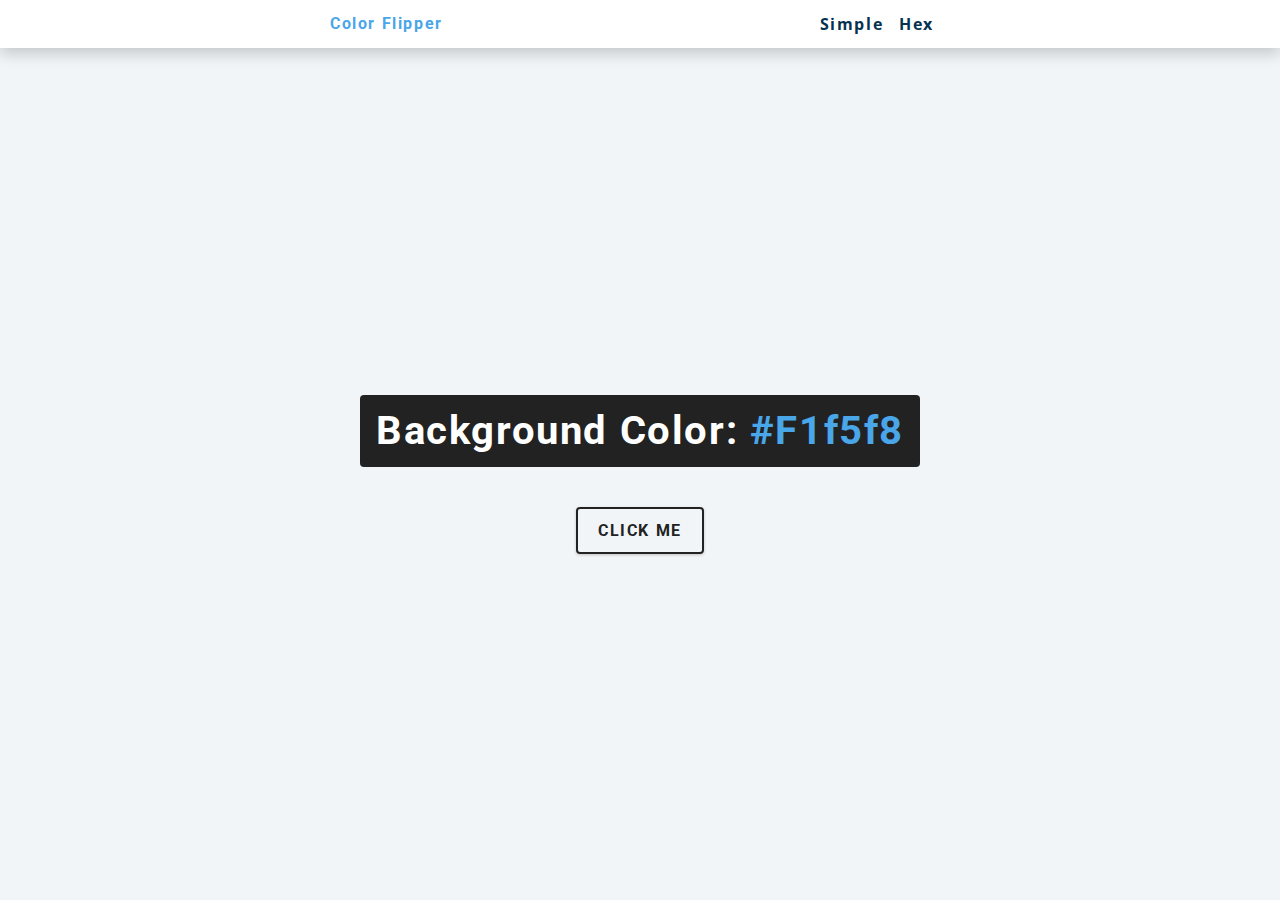
<file: 01 Color Flipper/index.html>
<!DOCTYPE html>
<html lang="en">

<head>
    <meta charset="UTF-8" />
    <meta name="viewport" content="width=device-width, initial-scale=1.0" />
    <title>Color Flipper || Simple</title>

    <!-- styles -->
    <link rel="stylesheet" href="styles.css" />
</head>

<body>
    <nav>
        <div class="nav-center">
            <h4>Color Flipper</h4>
            <ul class="nav-links">
                <li>
                    <a href="index.html">Simple</a>
                </li>
                <li>
                    <a href="hex.html">Hex</a>
                </li>
            </ul>
        </div>
    </nav>
    <main>
        <div class="container">
            <h2>Background color: <span class="color">
                    #f1f5f8
                </span></h2>
            <button class="btn btn-hero" id="btn">Click me</button>
        </div>
    </main>
    <!-- javascript -->
    <script src="app.js"></script>
</body>

</html>
</file>
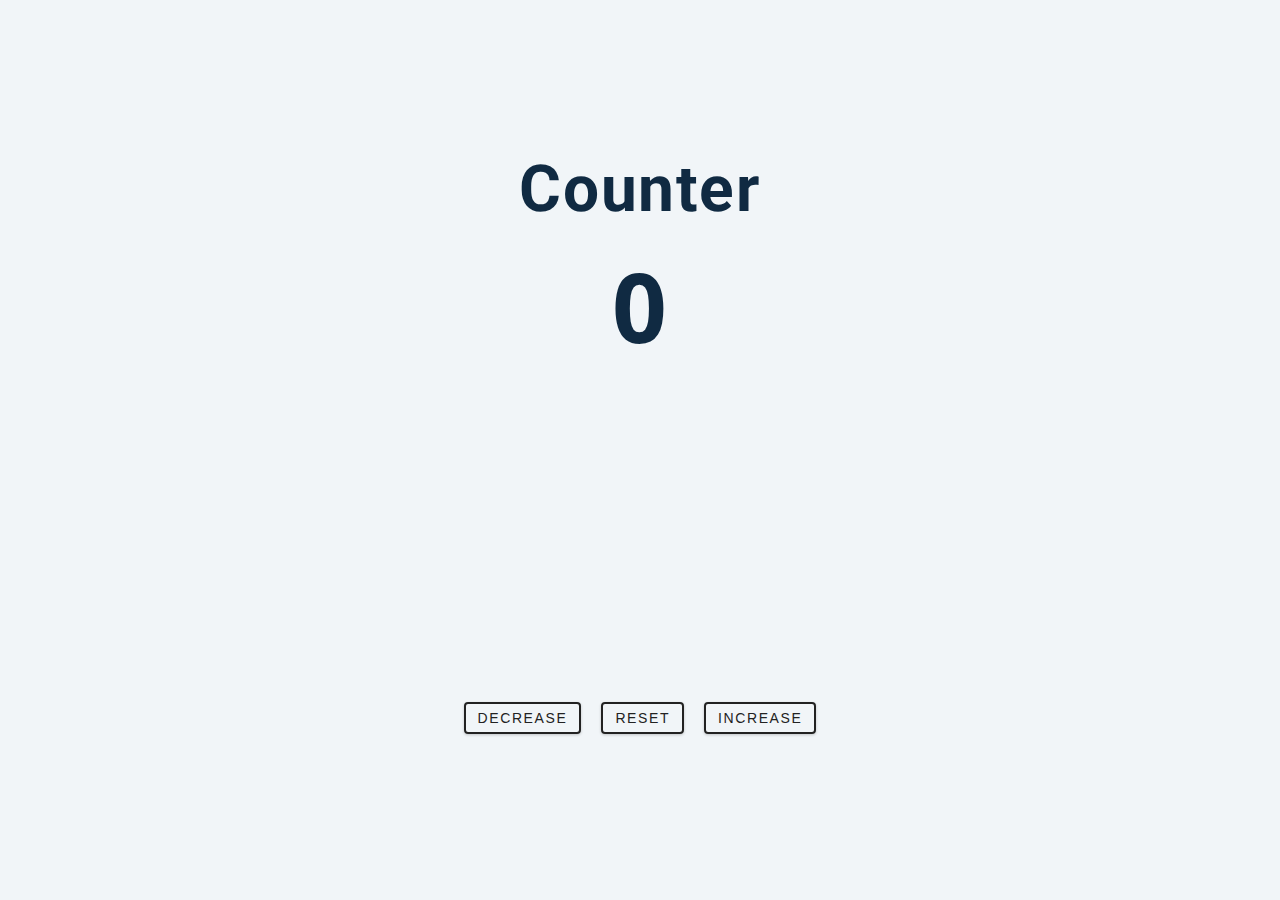
<file: 02 Counter Program/index.html>
<!DOCTYPE html>
<html lang="en">

<head>
    <meta charset="UTF-8" />
    <meta name="viewport" content="width=device-width, initial-scale=1.0" />
    <title>Counter</title>

    <!-- styles -->
    <link rel="stylesheet" href="style.css" />
</head>

<body>
    <main>
        <div class="container">
            <h1>Counter</h1>
            <span id="value">0</span>
        </div>
        <div class="button-container">
            <button class="btn decrease">Decrease</button>
            <button class="btn reset">Reset</button>
            <button class="btn increase">Increase</button>
        </div>
    </main>
    <!-- javascript -->
    <script src="script.js"></script>
</body>

</html>
</file>
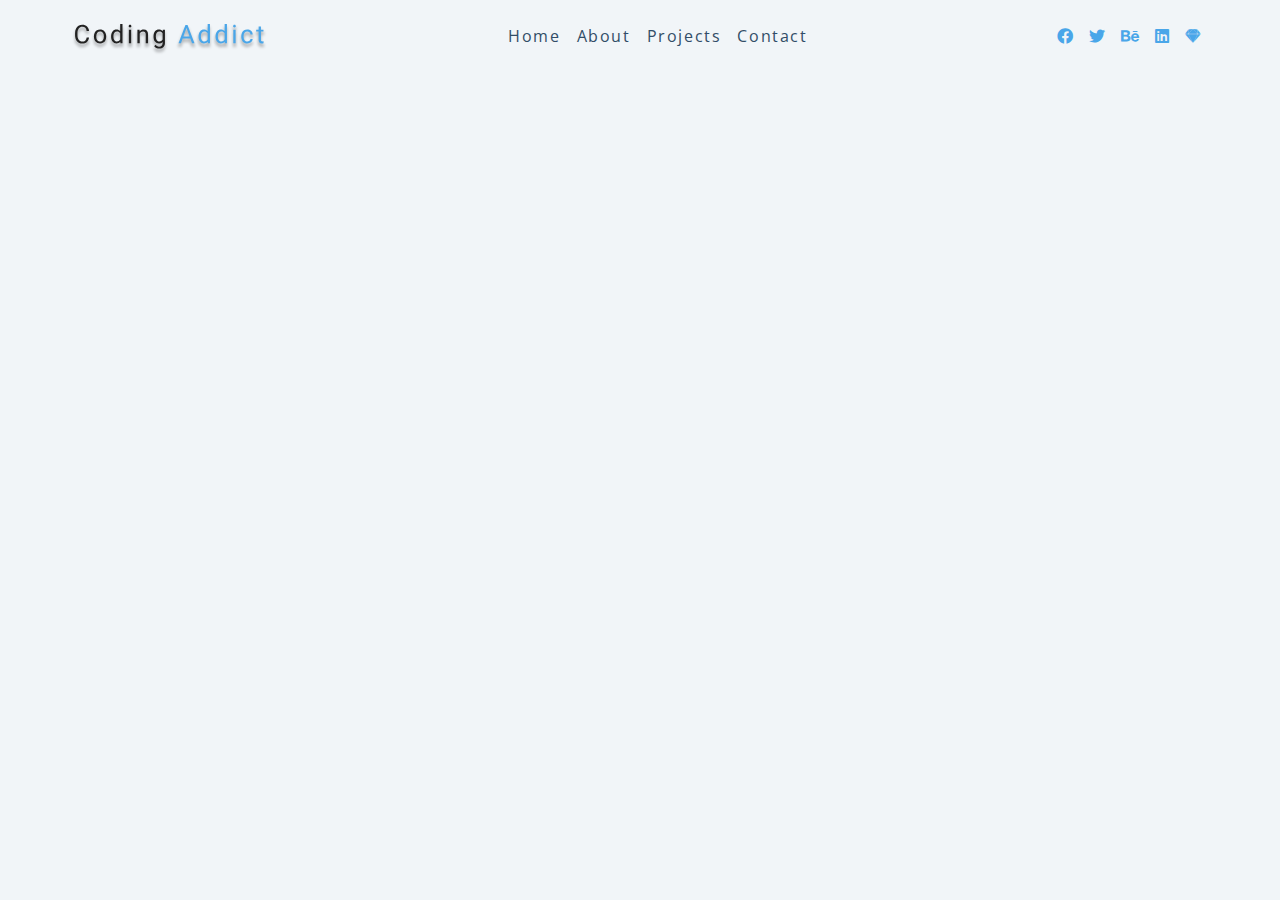
<file: 04 Navbar/index.html>
<!DOCTYPE html>
<html lang="en">

<head>
    <meta charset="UTF-8" />
    <meta name="viewport" content="width=device-width, initial-scale=1.0" />
    <title>Navbar</title>
    <!-- font-awesome -->
    <link rel="stylesheet" href="https://cdnjs.cloudflare.com/ajax/libs/font-awesome/5.14.0/css/all.min.css" />

    <!-- styles -->
    <link rel="stylesheet" href="style.css" />
</head>

<body>
    <div class="nav-center">
        <!-- nav header -->
        <div class="nav-header">
            <img src="./logo.svg" class="logo" alt="Logo">
            <button class="nav-toggle">
                <i class="fas fa-bars"></i>
            </button>
        </div>
        <!-- links -->
        <ul class="links">
            <li>
                <a href="index.html">home</a>
            </li>
            <li>
                <a href="about.html">about</a>
            </li>
            <li>
                <a href="projects.html">projects</a>
            </li>
            <li>
                <a href="contact.html">contact</a>
            </li>
        </ul>
        <!-- social media -->
        <ul class="social-icons">
            <li>
                <a href="https://www.twitter.com">
                    <i class="fab fa-facebook"></i>
                </a>
            </li>
            <li>
                <a href="https://www.twitter.com">
                    <i class="fab fa-twitter"></i>
                </a>
            </li>
            <li>
                <a href="https://www.twitter.com">
                    <i class="fab fa-behance"></i>
                </a>
            </li>
            <li>
                <a href="https://www.twitter.com">
                    <i class="fab fa-linkedin"></i>
                </a>
            </li>
            <li>
                <a href="https://www.twitter.com">
                    <i class="fab fa-sketch"></i>
                </a>
            </li>
        </ul>
    </div>
    <!-- javascript -->
    <script src="script.js"></script>
</body>

</html>
</file>
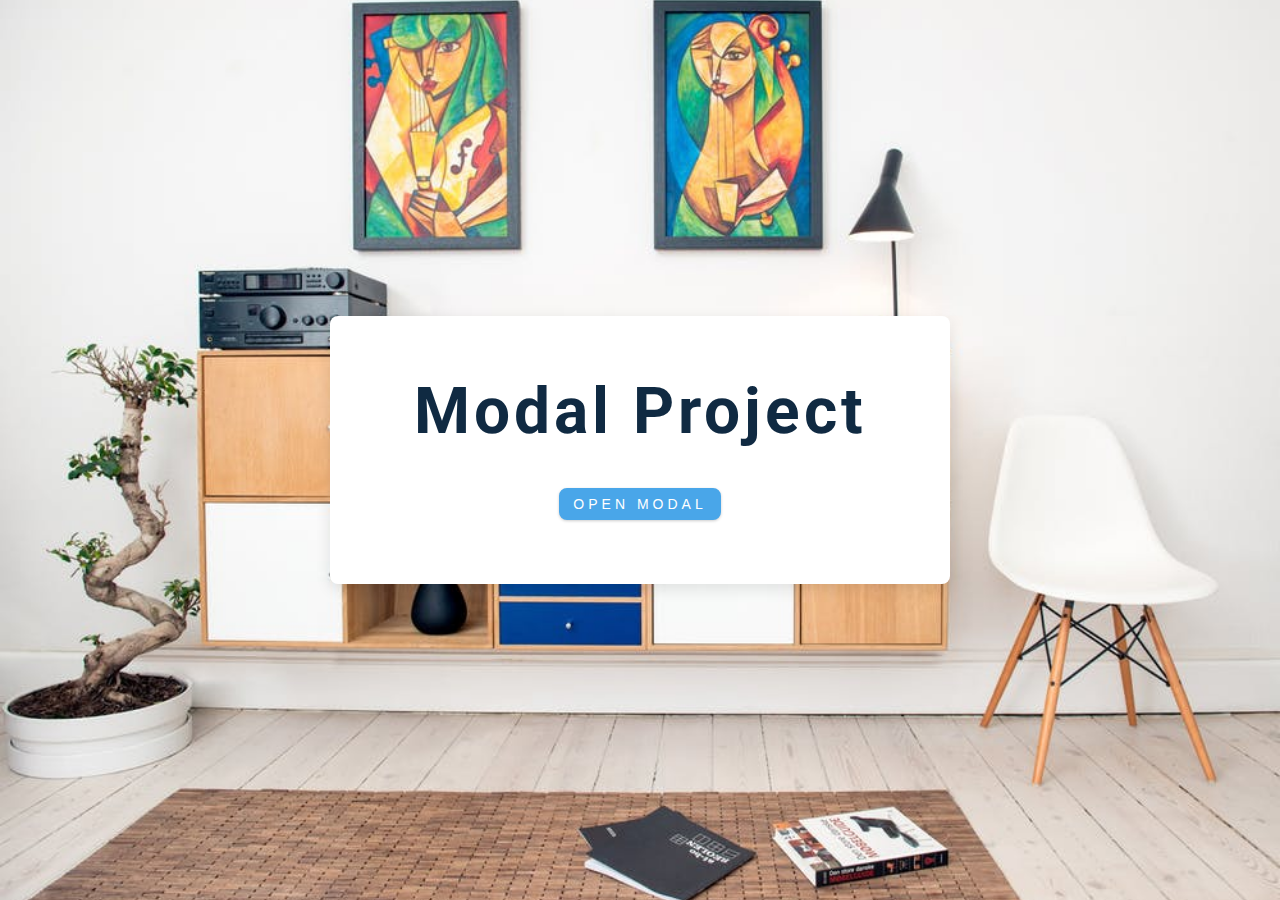
<file: 07 Modal/index.html>
<!DOCTYPE html>
<html lang="en">

<head>
    <meta charset="UTF-8" />
    <meta name="viewport" content="width=device-width, initial-scale=1.0" />
    <title>Modal</title>
    <!-- font-awesome -->
    <link rel="stylesheet" href="https://cdnjs.cloudflare.com/ajax/libs/font-awesome/5.14.0/css/all.min.css" />
    <!-- styles -->
    <link rel="stylesheet" href="style.css" />
</head>

<body>
    <!-- hero -->
    <header class="hero">
        <div class="banner">
            <h1>modal project</h1>
            <button class="btn modal-btn">
                open modal
            </button>
        </div>
    </header>
    <!-- end of hero -->
    <!-- modal -->
    <div class="modal-overlay">
        <div class="modal-container">
            <h3>modal content</h3>
            <button class="close-btn">
                <i class="fas fa-times"></i>
            </button>
        </div>
    </div>
    <!-- javascript -->
    <script src="script.js"></script>
</body>

</html>
</file>
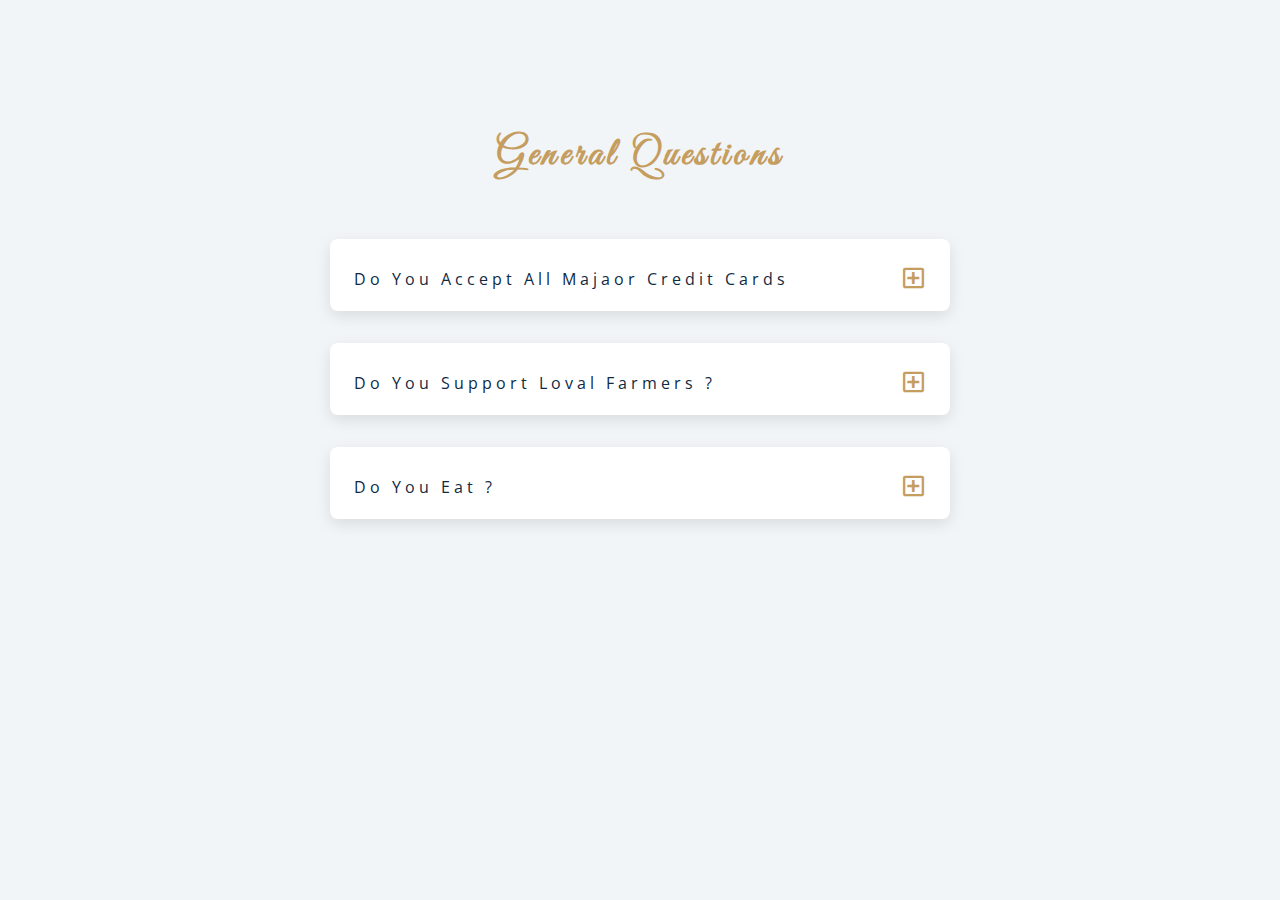
<file: 08 Questions/index.html>
<!DOCTYPE html>
<html lang="en">

<head>
    <meta charset="UTF-8" />
    <meta name="viewport" content="width=device-width, initial-scale=1.0" />
    <title>Q & A</title>
    <!-- font-awesome -->
    <link rel="stylesheet" href="https://cdnjs.cloudflare.com/ajax/libs/font-awesome/5.14.0/css/all.min.css" />
    <!-- extra fonts -->
    <link href="https://fonts.googleapis.com/css?family=Great+Vibes&display=swap" rel="stylesheet" />
    <!-- styles -->
    <link rel="stylesheet" href="style.css" />
</head>

<body>
    <section class="questions">
        <!-- title -->
        <div class="title">
            <h2>General Questions</h2>
        </div>
        <!-- questions -->
        <div class="section-center">
            <!-- single question -->
            <article class="question">
                <div class="question-title">
                    <p>Do you accept all majaor credit cards</p>
                    <button type="button" class="question-btn">
                        <span class="plus-icon">
                            <i class="far fa-plus-square"></i>
                        </span>
                        <span class="minus-icon">
                            <i class="far fa-minus-square"></i>
                        </span>
                    </button>
                </div>
                <!-- question text -->

                <div class="question-text">
                    Lorem ipsum dolor sit amet consectetur adipisicing elit. Alias, hic.
                </div>
            </article>
            <!-- end single questions -->
            <!-- single question -->
            <article class="question">
                <div class="question-title">
                    <p>Do you support Loval farmers ?</p>
                    <button type="button" class="question-btn">
                        <span class="plus-icon">
                            <i class="far fa-plus-square"></i>
                        </span>
                        <span class="minus-icon">
                            <i class="far fa-minus-square"></i>
                        </span>
                    </button>
                </div>
                <!-- question text -->

                <div class="question-text">
                    Lorem ipsum dolor sit amet consectetur adipisicing elit. Alias, hic.
                </div>
            </article>
            <!-- end single questions -->
            <!-- single question -->
            <article class="question">
                <div class="question-title">
                    <p>Do you eat ?</p>
                    <button type="button" class="question-btn">
                        <span class="plus-icon">
                            <i class="far fa-plus-square"></i>
                        </span>
                        <span class="minus-icon">
                            <i class="far fa-minus-square"></i>
                        </span>
                    </button>
                </div>
                <!-- question text -->

                <div class="question-text">
                    Lorem ipsum dolor sit amet consectetur adipisicing elit. Alias, hic.
                </div>
            </article>
            <!-- end single questions -->
        </div>
    </section>
    <!-- javascript -->
    <script src="script.js"></script>
</body>

</html>
</file>
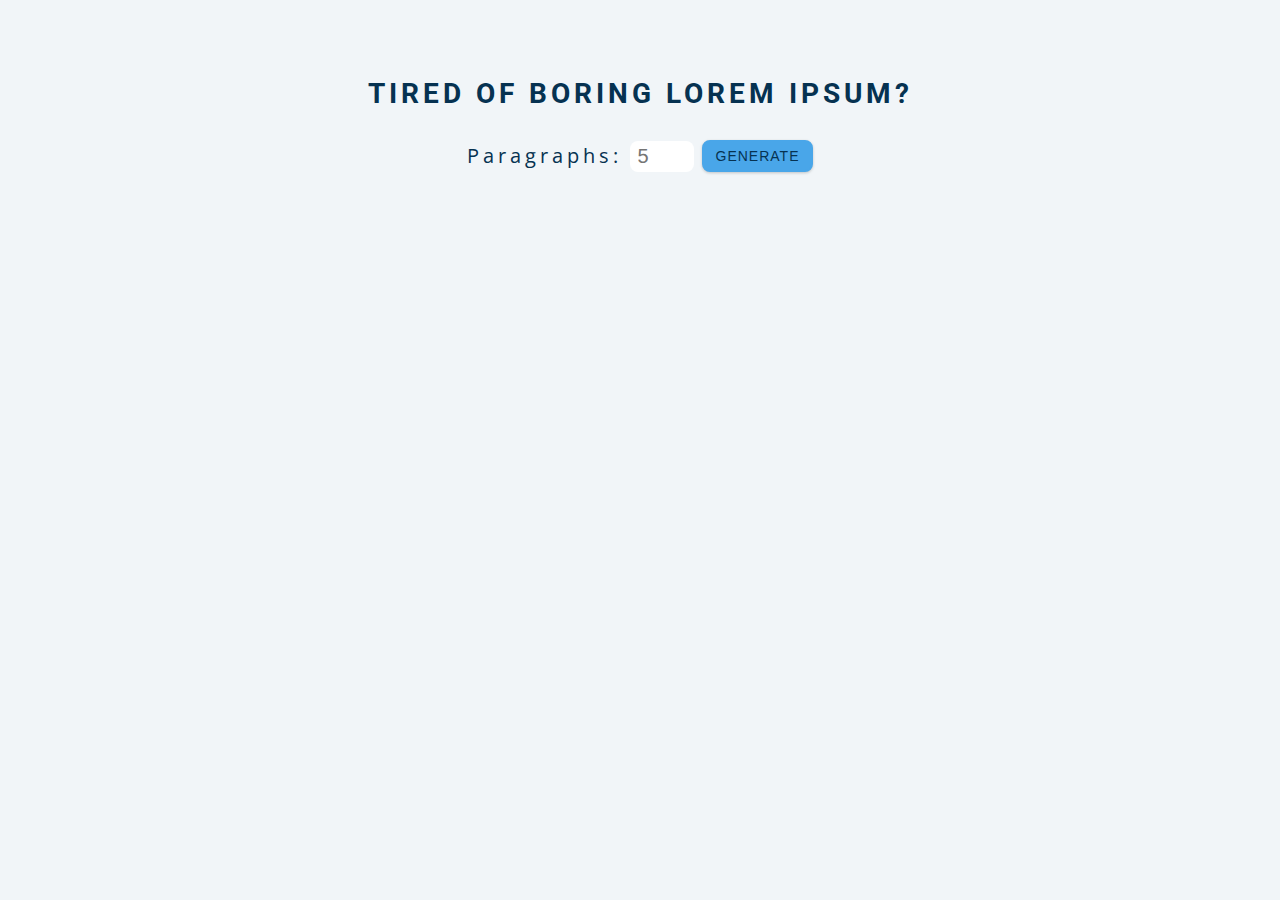
<file: Lorem Ipsum/index.html>
<!DOCTYPE html>
<html lang="en">

<head>
    <meta charset="UTF-8" />
    <meta name="viewport" content="width=device-width, initial-scale=1.0" />
    <title>Lorem Ipsum</title>

    <!-- styles -->
    <link rel="stylesheet" href="style.css" />
</head>

<body>
    <section class="section-center">
        <h3>tired of boring lorem ipsum?</h3>
        <form action="" class="lorem-form">
            <label for="amount">Paragraphs:</label>
            <input type="number" id="amount" name="amount" placeholder="5">
            <button type="submit" class="btn">Generate</button>
        </form>
        <article class="lorem-text"></article>
    </section>
    <!-- javascript -->
    <script src="script.js"></script>
</body>

</html>
</file>
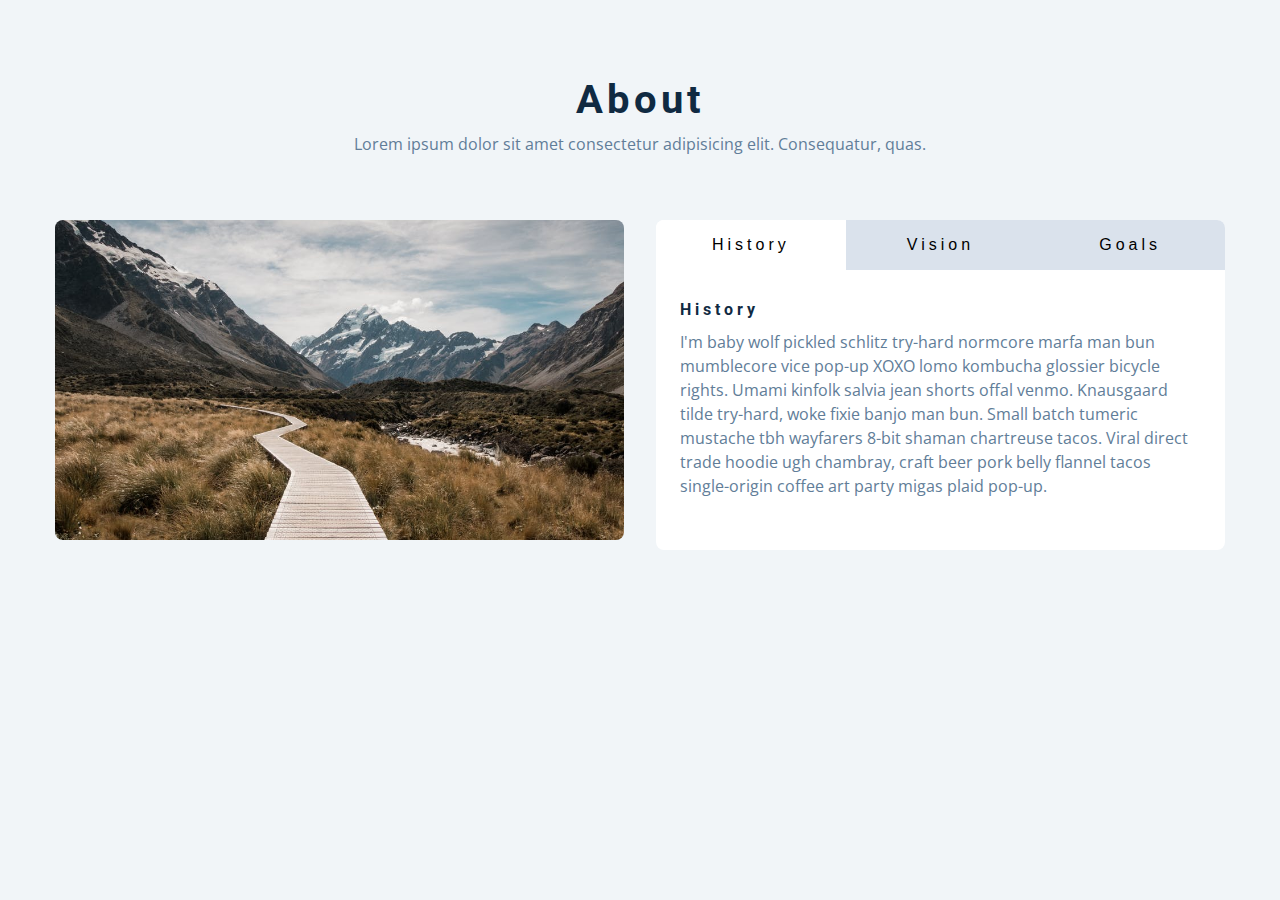
<file: Tabs/index.html>
<!DOCTYPE html>
<html lang="en">

<head>
    <meta charset="UTF-8" />
    <meta name="viewport" content="width=device-width, initial-scale=1.0" />
    <title>Tabs</title>

    <!-- styles -->
    <link rel="stylesheet" href="style.css" />
</head>

<body>
    <section class="section">
        <div class="title">
            <h2>About</h2>
            <p>Lorem ipsum dolor sit amet consectetur adipisicing elit. Consequatur, quas.</p>

        </div>
        <div class="about-center section-center">
            <article class="about-img">
                <img src="./hero-bcg.jpeg" alt="about picture">
            </article>
            <article class="about">
                <!-- btn container -->
                <div class="btn-container">
                    <button class="tab-btn active" data-id="history">History</button>
                    <button class="tab-btn" data-id="vision">Vision</button>
                    <button class="tab-btn" data-id="goals">goals</button>
                </div>
                <article class="about-content">
                    <!-- single item -->
                    <div class="content active" id="history">
                        <h4>History</h4>
                        <!-- history -->
                        <p>
                            I'm baby wolf pickled schlitz try-hard normcore marfa man bun mumblecore vice
                            pop-up XOXO lomo kombucha glossier bicycle rights. Umami kinfolk salvia jean
                            shorts offal venmo. Knausgaard tilde try-hard, woke fixie banjo man bun. Small
                            batch tumeric mustache tbh wayfarers 8-bit shaman chartreuse tacos. Viral
                            direct trade hoodie ugh chambray, craft beer pork belly flannel tacos
                            single-origin coffee art party migas plaid pop-up.
                        </p>
                    </div>
                    <!-- end of single item -->
                    <!-- single item -->
                    <div class="content" id="vision">
                        <h4>Vision</h4>
                        <!-- vision -->
                        <p>
                            Man bun PBR&B keytar copper mug prism, hell of helvetica. Synth crucifix offal
                            deep v hella biodiesel. Church-key listicle polaroid put a bird on it
                            chillwave palo santo enamel pin, tattooed meggings franzen la croix cray.
                            Retro yr aesthetic four loko tbh helvetica air plant, neutra palo santo tofu
                            mumblecore. Hoodie bushwick pour-over jean shorts chartreuse shabby chic. Roof
                            party hammock master cleanse pop-up truffaut, bicycle rights skateboard
                            affogato readymade sustainable deep v live-edge schlitz narwhal.
                        </p>
                        <ul>
                            <li>list item</li>
                            <li>list item</li>
                            <li>list item</li>
                        </ul>
                    </div>
                    <!-- end of single item -->
                    <!-- single item -->
                    <div class="content" id="history">
                        <h4>Goals</h4>
                        <!-- goals -->
                        <p>
                            Chambray authentic truffaut, kickstarter brunch taxidermy vape heirloom four
                            dollar toast raclette shoreditch church-key. Poutine etsy tote bag, cred
                            fingerstache leggings cornhole everyday carry blog gastropub. Brunch biodiesel
                            sartorial mlkshk swag, mixtape hashtag marfa readymade direct trade man braid
                            cold-pressed roof party. Small batch adaptogen coloring book heirloom.
                            Letterpress food truck hammock literally hell of wolf beard adaptogen everyday
                            carry. Dreamcatcher pitchfork yuccie, banh mi salvia venmo photo booth quinoa
                            chicharrones.
                        </p>
                    </div>
                    <!-- end of single item -->
                </article>
            </article>

        </div>
    </section>
    <!-- javascript -->
    <script src="script.js"></script>
</body>

</html>
</file>
<file: 01 Color Flipper/styles.css>
/*
=============== 
Fonts
===============
*/
@import url("https://fonts.googleapis.com/css?family=Open+Sans|Roboto:400,700&display=swap");

/*
=============== 
Variables
===============
*/

:root {
  /* dark shades of primary color*/
  --clr-primary-1: hsl(205, 86%, 17%);
  --clr-primary-2: hsl(205, 77%, 27%);
  --clr-primary-3: hsl(205, 72%, 37%);
  --clr-primary-4: hsl(205, 63%, 48%);
  /* primary/main color */
  --clr-primary-5: hsl(205, 78%, 60%);
  /* lighter shades of primary color */
  --clr-primary-6: hsl(205, 89%, 70%);
  --clr-primary-7: hsl(205, 90%, 76%);
  --clr-primary-8: hsl(205, 86%, 81%);
  --clr-primary-9: hsl(205, 90%, 88%);
  --clr-primary-10: hsl(205, 100%, 96%);
  /* darkest grey - used for headings */
  --clr-grey-1: hsl(209, 61%, 16%);
  --clr-grey-2: hsl(211, 39%, 23%);
  --clr-grey-3: hsl(209, 34%, 30%);
  --clr-grey-4: hsl(209, 28%, 39%);
  /* grey used for paragraphs */
  --clr-grey-5: hsl(210, 22%, 49%);
  --clr-grey-6: hsl(209, 23%, 60%);
  --clr-grey-7: hsl(211, 27%, 70%);
  --clr-grey-8: hsl(210, 31%, 80%);
  --clr-grey-9: hsl(212, 33%, 89%);
  --clr-grey-10: hsl(210, 36%, 96%);
  --clr-white: #fff;
  --clr-red-dark: hsl(360, 67%, 44%);
  --clr-red-light: hsl(360, 71%, 66%);
  --clr-green-dark: hsl(125, 67%, 44%);
  --clr-green-light: hsl(125, 71%, 66%);
  --clr-black: #222;
  --ff-primary: "Roboto", sans-serif;
  --ff-secondary: "Open Sans", sans-serif;
  --transition: all 0.3s linear;
  --spacing: 0.1rem;
  --radius: 0.25rem;
  --light-shadow: 0 5px 15px rgba(0, 0, 0, 0.1);
  --dark-shadow: 0 5px 15px rgba(0, 0, 0, 0.2);
  --max-width: 1170px;
  --fixed-width: 620px;
}
/*
=============== 
Global Styles
===============
*/

*,
::after,
::before {
  margin: 0;
  padding: 0;
  box-sizing: border-box;
}
body {
  font-family: var(--ff-secondary);
  background: var(--clr-grey-10);
  color: var(--clr-grey-1);
  line-height: 1.5;
  font-size: 0.875rem;
}
ul {
  list-style-type: none;
}
a {
  text-decoration: none;
}
h1,
h2,
h3,
h4 {
  letter-spacing: var(--spacing);
  text-transform: capitalize;
  line-height: 1.25;
  margin-bottom: 0.75rem;
  font-family: var(--ff-primary);
}
h1 {
  font-size: 3rem;
}
h2 {
  font-size: 2rem;
}
h3 {
  font-size: 1.25rem;
}
h4 {
  font-size: 0.875rem;
}
p {
  margin-bottom: 1.25rem;
  color: var(--clr-grey-5);
}
@media screen and (min-width: 800px) {
  h1 {
    font-size: 4rem;
  }
  h2 {
    font-size: 2.5rem;
  }
  h3 {
    font-size: 1.75rem;
  }
  h4 {
    font-size: 1rem;
  }
  body {
    font-size: 1rem;
  }
  h1,
  h2,
  h3,
  h4 {
    line-height: 1;
  }
}
/*  global classes */

/* section */
.section {
  padding: 5rem 0;
}

.section-center {
  width: 90vw;
  margin: 0 auto;
  max-width: 1170px;
}
@media screen and (min-width: 992px) {
  .section-center {
    width: 95vw;
  }
}
main {
  min-height: 100vh;
  display: grid;
  place-items: center;
}

/*
=============== 
Nav
===============
*/
nav {
  background: var(--clr-white);
  height: 3rem;
  display: grid;
  align-items: center;
  box-shadow: var(--dark-shadow);
}
.nav-center {
  width: 90vw;
  max-width: var(--fixed-width);
  margin: 0 auto;
  display: flex;
  align-items: center;
  justify-content: space-between;
}
.nav-center h4 {
  margin-bottom: 0;
  color: var(--clr-primary-5);
}
.nav-links {
  display: flex;
}
nav a {
  text-transform: capitalize;
  font-weight: 700;
  font-size: 1rem;
  color: var(--clr-primary-1);
  letter-spacing: var(--spacing);
  margin-right: 1rem;
}
nav a:hover {
  color: var(--clr-primary-5);
}
/*
=============== 
Container
===============
*/
main {
  min-height: calc(100vh - 3rem);
  display: grid;
  place-items: center;
}
.container {
  text-align: center;
}
.container h2 {
  background: var(--clr-black);
  color: var(--clr-white);
  padding: 1rem;
  border-radius: var(--radius);
  margin-bottom: 2.5rem;
}
.color {
  color: var(--clr-primary-5);
}
.btn-hero {
  font-family: var(--ff-primary);
  text-transform: uppercase;
  background: transparent;
  color: var(--clr-black);
  letter-spacing: var(--spacing);
  display: inline-block;
  font-weight: 700;
  transition: var(--transition);
  border: 2px solid var(--clr-black);
  cursor: pointer;
  box-shadow: 0 1px 3px rgba(0, 0, 0, 0.2);
  border-radius: var(--radius);
  font-size: 1rem;
  padding: 0.75rem 1.25rem;
}
.btn-hero:hover {
  color: var(--clr-white);
  background: var(--clr-black);
}
</file>
<file: 02 Counter Program/style.css>
/*
=============== 
Fonts
===============
*/
@import url("https://fonts.googleapis.com/css?family=Open+Sans|Roboto:400,700&display=swap");

/*
=============== 
Variables
===============
*/

:root {
  /* dark shades of primary color*/
  --clr-primary-1: hsl(205, 86%, 17%);
  --clr-primary-2: hsl(205, 77%, 27%);
  --clr-primary-3: hsl(205, 72%, 37%);
  --clr-primary-4: hsl(205, 63%, 48%);
  /* primary/main color */
  --clr-primary-5: hsl(205, 78%, 60%);
  /* lighter shades of primary color */
  --clr-primary-6: hsl(205, 89%, 70%);
  --clr-primary-7: hsl(205, 90%, 76%);
  --clr-primary-8: hsl(205, 86%, 81%);
  --clr-primary-9: hsl(205, 90%, 88%);
  --clr-primary-10: hsl(205, 100%, 96%);
  /* darkest grey - used for headings */
  --clr-grey-1: hsl(209, 61%, 16%);
  --clr-grey-2: hsl(211, 39%, 23%);
  --clr-grey-3: hsl(209, 34%, 30%);
  --clr-grey-4: hsl(209, 28%, 39%);
  /* grey used for paragraphs */
  --clr-grey-5: hsl(210, 22%, 49%);
  --clr-grey-6: hsl(209, 23%, 60%);
  --clr-grey-7: hsl(211, 27%, 70%);
  --clr-grey-8: hsl(210, 31%, 80%);
  --clr-grey-9: hsl(212, 33%, 89%);
  --clr-grey-10: hsl(210, 36%, 96%);
  --clr-white: #fff;
  --clr-red-dark: hsl(360, 67%, 44%);
  --clr-red-light: hsl(360, 71%, 66%);
  --clr-green-dark: hsl(125, 67%, 44%);
  --clr-green-light: hsl(125, 71%, 66%);
  --clr-black: #222;
  --ff-primary: "Roboto", sans-serif;
  --ff-secondary: "Open Sans", sans-serif;
  --transition: all 0.3s linear;
  --spacing: 0.1rem;
  --radius: 0.25rem;
  --light-shadow: 0 5px 15px rgba(0, 0, 0, 0.1);
  --dark-shadow: 0 5px 15px rgba(0, 0, 0, 0.2);
  --max-width: 1170px;
  --fixed-width: 620px;
}
/*
=============== 
Global Styles
===============
*/

*,
::after,
::before {
  margin: 0;
  padding: 0;
  box-sizing: border-box;
}
body {
  font-family: var(--ff-secondary);
  background: var(--clr-grey-10);
  color: var(--clr-grey-1);
  line-height: 1.5;
  font-size: 0.875rem;
}
ul {
  list-style-type: none;
}
a {
  text-decoration: none;
}
h1,
h2,
h3,
h4 {
  letter-spacing: var(--spacing);
  text-transform: capitalize;
  line-height: 1.25;
  margin-bottom: 0.75rem;
  font-family: var(--ff-primary);
}
h1 {
  font-size: 3rem;
}
h2 {
  font-size: 2rem;
}
h3 {
  font-size: 1.25rem;
}
h4 {
  font-size: 0.875rem;
}
p {
  margin-bottom: 1.25rem;
  color: var(--clr-grey-5);
}
@media screen and (min-width: 800px) {
  h1 {
    font-size: 4rem;
  }
  h2 {
    font-size: 2.5rem;
  }
  h3 {
    font-size: 1.75rem;
  }
  h4 {
    font-size: 1rem;
  }
  body {
    font-size: 1rem;
  }
  h1,
  h2,
  h3,
  h4 {
    line-height: 1;
  }
}
/*  global classes */

/* section */
.section {
  padding: 5rem 0;
}

.section-center {
  width: 90vw;
  margin: 0 auto;
  max-width: 1170px;
}
@media screen and (min-width: 992px) {
  .section-center {
    width: 95vw;
  }
}
main {
  min-height: 100vh;
  display: grid;
  place-items: center;
}

/*
=============== 
Counter
===============
*/

main {
  min-height: 100vh;
  display: grid;
  place-items: center;
}
.container {
  text-align: center;
}
#value {
  font-size: 6rem;
  font-weight: bold;
}
.btn {
  text-transform: uppercase;
  background: transparent;
  color: var(--clr-black);
  padding: 0.375rem 0.75rem;
  letter-spacing: var(--spacing);
  display: inline-block;
  transition: var(--transition);
  font-size: 0.875rem;
  border: 2px solid var(--clr-black);
  cursor: pointer;
  box-shadow: 0 1px 3px rgba(0, 0, 0, 0.2);
  border-radius: var(--radius);
  margin: 0.5rem;
}
.btn:hover {
  color: var(--clr-white);
  background: var(--clr-black);
}
</file>
<file: 04 Navbar/style.css>
/*
=============== 
Fonts
===============
*/
@import url("https://fonts.googleapis.com/css?family=Open+Sans|Roboto:400,700&display=swap");

/*
=============== 
Variables
===============
*/

:root {
  /* dark shades of primary color*/
  --clr-primary-1: hsl(205, 86%, 17%);
  --clr-primary-2: hsl(205, 77%, 27%);
  --clr-primary-3: hsl(205, 72%, 37%);
  --clr-primary-4: hsl(205, 63%, 48%);
  /* primary/main color */
  --clr-primary-5: hsl(205, 78%, 60%);
  /* lighter shades of primary color */
  --clr-primary-6: hsl(205, 89%, 70%);
  --clr-primary-7: hsl(205, 90%, 76%);
  --clr-primary-8: hsl(205, 86%, 81%);
  --clr-primary-9: hsl(205, 90%, 88%);
  --clr-primary-10: hsl(205, 100%, 96%);
  /* darkest grey - used for headings */
  --clr-grey-1: hsl(209, 61%, 16%);
  --clr-grey-2: hsl(211, 39%, 23%);
  --clr-grey-3: hsl(209, 34%, 30%);
  --clr-grey-4: hsl(209, 28%, 39%);
  /* grey used for paragraphs */
  --clr-grey-5: hsl(210, 22%, 49%);
  --clr-grey-6: hsl(209, 23%, 60%);
  --clr-grey-7: hsl(211, 27%, 70%);
  --clr-grey-8: hsl(210, 31%, 80%);
  --clr-grey-9: hsl(212, 33%, 89%);
  --clr-grey-10: hsl(210, 36%, 96%);
  --clr-white: #fff;
  --clr-red-dark: hsl(360, 67%, 44%);
  --clr-red-light: hsl(360, 71%, 66%);
  --clr-green-dark: hsl(125, 67%, 44%);
  --clr-green-light: hsl(125, 71%, 66%);
  --clr-black: #222;
  --ff-primary: "Roboto", sans-serif;
  --ff-secondary: "Open Sans", sans-serif;
  --transition: all 0.3s linear;
  --spacing: 0.1rem;
  --radius: 0.25rem;
  --light-shadow: 0 5px 15px rgba(0, 0, 0, 0.1);
  --dark-shadow: 0 5px 15px rgba(0, 0, 0, 0.2);
  --max-width: 1170px;
  --fixed-width: 620px;
}
/*
=============== 
Global Styles
===============
*/

*,
::after,
::before {
  margin: 0;
  padding: 0;
  box-sizing: border-box;
}
body {
  font-family: var(--ff-secondary);
  background: var(--clr-grey-10);
  color: var(--clr-grey-1);
  line-height: 1.5;
  font-size: 0.875rem;
}
ul {
  list-style-type: none;
}
a {
  text-decoration: none;
}
h1,
h2,
h3,
h4 {
  letter-spacing: var(--spacing);
  text-transform: capitalize;
  line-height: 1.25;
  margin-bottom: 0.75rem;
  font-family: var(--ff-primary);
}
h1 {
  font-size: 3rem;
}
h2 {
  font-size: 2rem;
}
h3 {
  font-size: 1.25rem;
}
h4 {
  font-size: 0.875rem;
}
p {
  margin-bottom: 1.25rem;
  color: var(--clr-grey-5);
}
@media screen and (min-width: 800px) {
  h1 {
    font-size: 4rem;
  }
  h2 {
    font-size: 2.5rem;
  }
  h3 {
    font-size: 1.75rem;
  }
  h4 {
    font-size: 1rem;
  }
  body {
    font-size: 1rem;
  }
  h1,
  h2,
  h3,
  h4 {
    line-height: 1;
  }
}
/*  global classes */

/* section */
.section {
  padding: 5rem 0;
}

.section-center {
  width: 90vw;
  margin: 0 auto;
  max-width: 1170px;
}
@media screen and (min-width: 992px) {
  .section-center {
    width: 95vw;
  }
}
main {
  min-height: 100vh;
  display: grid;
  place-items: center;
}

/*
=============== 
Navbar
===============
*/
nav {
  background: var(--clr-white);
  box-shadow: var(--light-shadow);
}
.nav-header {
  display: flex;
  align-items: center;
  justify-content: space-between;
  padding: 1rem;
}
.nav-toggle {
  font-size: 1.5rem;
  color: var(--clr-primary-5);
  background: transparent;
  border-color: transparent;
  transition: var(--transition);
  cursor: pointer;
}
.nav-toggle:hover {
  color: var(--clr-primary-1);
  transform: rotate(90deg);
}
.logo {
  height: 40px;
}
.links a {
  color: var(--clr-grey-3);
  font-size: 1rem;
  text-transform: capitalize;
  letter-spacing: var(--spacing);
  display: block;
  padding: 0.5rem 1rem;
  transition: var(--transition);
}
.links a:hover {
  background: var(--clr-primary-8);
  color: var(--clr-primary-5);
  padding-left: 1.5rem;
}
.social-icons {
  display: none;
}
.links {
  height: 0;
  overflow: hidden;
  transition: var(--transition);
}
.show-links {
  height: 10rem;
}
@media screen and (min-width: 800px) {
  .nav-center {
    max-width: 1170px;
    margin: 0 auto;
    display: flex;
    align-items: center;
    justify-content: space-between;
    padding: 1rem;
  }
  .nav-header {
    padding: 0;
  }
  .nav-toggle {
    display: none;
  }
  .links {
    height: auto;
    display: flex;
  }
  .links a {
    padding: 0;
    margin: 0 0.5rem;
  }
  .links a:hover {
    padding: 0;
    background: transparent;
  }
  .social-icons {
    display: flex;
  }
  .social-icons a {
    margin: 0 0.5rem;
    color: var(--clr-primary-5);
    transition: var(--transition);
  }
  .social-icons a:hover {
    color: var(--clr-primary-7);
  }
}
</file>
<file: 07 Modal/style.css>
/*
=============== 
Fonts
===============
*/
@import url("https://fonts.googleapis.com/css?family=Open+Sans|Roboto:400,700&display=swap");

/*
=============== 
Variables
===============
*/

:root {
  /* dark shades of primary color*/
  --clr-primary-1: hsl(205, 86%, 17%);
  --clr-primary-2: hsl(205, 77%, 27%);
  --clr-primary-3: hsl(205, 72%, 37%);
  --clr-primary-4: hsl(205, 63%, 48%);
  /* primary/main color */
  --clr-primary-5: #49a6e9;
  /* --clr-primary-5: rgb(73, 166, 233); */
  /* lighter shades of primary color */
  --clr-primary-6: hsl(205, 89%, 70%);
  --clr-primary-7: hsl(205, 90%, 76%);
  --clr-primary-8: hsl(205, 86%, 81%);
  --clr-primary-9: hsl(205, 90%, 88%);
  --clr-primary-10: hsl(205, 100%, 96%);
  /* darkest grey - used for headings */
  --clr-grey-1: hsl(209, 61%, 16%);
  --clr-grey-2: hsl(211, 39%, 23%);
  --clr-grey-3: hsl(209, 34%, 30%);
  --clr-grey-4: hsl(209, 28%, 39%);
  /* grey used for paragraphs */
  --clr-grey-5: hsl(210, 22%, 49%);
  --clr-grey-6: hsl(209, 23%, 60%);
  --clr-grey-7: hsl(211, 27%, 70%);
  --clr-grey-8: hsl(210, 31%, 80%);
  --clr-grey-9: hsl(212, 33%, 89%);
  --clr-grey-10: hsl(210, 36%, 96%);
  --clr-white: #fff;
  --clr-red-dark: hsl(360, 67%, 44%);
  --clr-red-light: hsl(360, 71%, 66%);
  --clr-green-dark: hsl(125, 67%, 44%);
  --clr-green-light: hsl(125, 71%, 66%);
  --clr-black: #222;
  --ff-primary: "Roboto", sans-serif;
  --ff-secondary: "Open Sans", sans-serif;
  --transition: all 0.3s linear;
  --spacing: 0.25rem;
  --radius: 0.5rem;
  --light-shadow: 0 5px 15px rgba(0, 0, 0, 0.1);
  --dark-shadow: 0 5px 15px rgba(0, 0, 0, 0.2);
  --max-width: 1170px;
  --fixed-width: 620px;
}
/*
=============== 
Global Styles
===============
*/

*,
::after,
::before {
  margin: 0;
  padding: 0;
  box-sizing: border-box;
}
body {
  font-family: var(--ff-secondary);
  background: var(--clr-grey-10);
  color: var(--clr-grey-1);
  line-height: 1.5;
  font-size: 0.875rem;
}
ul {
  list-style-type: none;
}
a {
  text-decoration: none;
}
img:not(.logo) {
  width: 100%;
}
img {
  display: block;
}

h1,
h2,
h3,
h4 {
  letter-spacing: var(--spacing);
  text-transform: capitalize;
  line-height: 1.25;
  margin-bottom: 0.75rem;
  font-family: var(--ff-primary);
}
h1 {
  font-size: 3rem;
}
h2 {
  font-size: 2rem;
}
h3 {
  font-size: 1.25rem;
}
h4 {
  font-size: 0.875rem;
}
p {
  margin-bottom: 1.25rem;
  color: var(--clr-grey-5);
}
@media screen and (min-width: 800px) {
  h1 {
    font-size: 4rem;
  }
  h2 {
    font-size: 2.5rem;
  }
  h3 {
    font-size: 1.75rem;
  }
  h4 {
    font-size: 1rem;
  }
  body {
    font-size: 1rem;
  }
  h1,
  h2,
  h3,
  h4 {
    line-height: 1;
  }
}
/*  global classes */

.btn {
  text-transform: uppercase;
  background: transparent;
  color: var(--clr-black);
  padding: 0.375rem 0.75rem;
  letter-spacing: var(--spacing);
  display: inline-block;
  transition: var(--transition);
  font-size: 0.875rem;
  border: 2px solid var(--clr-black);
  cursor: pointer;
  box-shadow: 0 1px 3px rgba(0, 0, 0, 0.2);
  border-radius: var(--radius);
}
.btn:hover {
  color: var(--clr-white);
  background: var(--clr-black);
}
/* section */
.section {
  padding: 5rem 0;
}

.section-center {
  width: 90vw;
  margin: 0 auto;
  max-width: 1170px;
}
@media screen and (min-width: 992px) {
  .section-center {
    width: 95vw;
  }
}
main {
  min-height: 100vh;
  display: grid;
  place-items: center;
}
/*
=============== 
Modal
===============
*/
.hero {
  min-height: 100vh;
  background: url("./hero.jpeg") center/cover no-repeat;
  display: grid;
  place-items: center;
}
.banner {
  background: var(--clr-white);
  padding: 4rem 0;
  border-radius: var(--radius);
  box-shadow: var(--light-shadow);
  text-align: center;
  width: 90vw;
  max-width: var(--fixed-width);
}
.modal-btn {
  margin-top: 2rem;
  background: var(--clr-primary-5);
  border-color: var(--clr-primary-5);
  color: var(--clr-white);
}
.modal-btn:hover {
  background: transparent;
  color: var(--clr-primary-5);
}
.modal-overlay {
  position: fixed;
  top: 0;
  left: 0;
  width: 100%;
  height: 100%;
  background: rgba(73, 166, 233, 0.5);
  display: grid;
  place-items: center;
  transition: var(--transition);
  visibility: hidden;
  z-index: -10;
}
/* OPEN/CLOSE MODAL */
.open-modal {
  visibility: visible;
  z-index: 10;
}
.modal-container {
  background: var(--clr-white);
  border-radius: var(--radius);
  width: 90vw;
  height: 30vh;
  max-width: var(--fixed-width);
  text-align: center;
  display: grid;
  place-items: center;
  position: relative;
}
.close-btn {
  position: absolute;
  top: 1rem;
  right: 1rem;
  font-size: 2rem;
  background: transparent;
  border-color: transparent;
  color: var(--clr-red-dark);
  cursor: pointer;
  transition: var(--transition);
}
.close-btn:hover {
  color: var(--clr-red-light);
  transform: scale(1.3);
}

#myBtn {
  height: 45px;
  width: 100px;
  border: none;
  cursor: pointer;
  background-color: gray;
  color: white;
  border-radius: 20px;
}
</file>
<file: 08 Questions/style.css>
/*
=============== 
Fonts
===============
*/
@import url("https://fonts.googleapis.com/css?family=Open+Sans|Roboto:400,700&display=swap");

/*
=============== 
Variables
===============
*/

:root {
  /* dark shades of primary color*/
  --clr-primary-1: hsl(205, 86%, 17%);
  --clr-primary-2: hsl(205, 77%, 27%);
  --clr-primary-3: hsl(205, 72%, 37%);
  --clr-primary-4: hsl(205, 63%, 48%);
  /* primary/main color */
  --clr-primary-5: #49a6e9;
  /* lighter shades of primary color */
  --clr-primary-6: hsl(205, 89%, 70%);
  --clr-primary-7: hsl(205, 90%, 76%);
  --clr-primary-8: hsl(205, 86%, 81%);
  --clr-primary-9: hsl(205, 90%, 88%);
  --clr-primary-10: hsl(205, 100%, 96%);
  /* darkest grey - used for headings */
  --clr-grey-1: hsl(209, 61%, 16%);
  --clr-grey-2: hsl(211, 39%, 23%);
  --clr-grey-3: hsl(209, 34%, 30%);
  --clr-grey-4: hsl(209, 28%, 39%);
  /* grey used for paragraphs */
  --clr-grey-5: hsl(210, 22%, 49%);
  --clr-grey-6: hsl(209, 23%, 60%);
  --clr-grey-7: hsl(211, 27%, 70%);
  --clr-grey-8: hsl(210, 31%, 80%);
  --clr-grey-9: hsl(212, 33%, 89%);
  --clr-grey-10: hsl(210, 36%, 96%);
  --clr-white: #fff;
  --clr-red-dark: hsl(360, 67%, 44%);
  --clr-red-light: hsl(360, 71%, 66%);
  --clr-green-dark: hsl(125, 67%, 44%);
  --clr-green-light: hsl(125, 71%, 66%);
  --clr-gold: #c59d5f;
  --clr-black: #222;
  --ff-primary: "Roboto", sans-serif;
  --ff-secondary: "Open Sans", sans-serif;
  --transition: all 0.3s linear;
  --spacing: 0.25rem;
  --radius: 0.5rem;
  --light-shadow: 0 5px 15px rgba(0, 0, 0, 0.1);
  --dark-shadow: 0 5px 15px rgba(0, 0, 0, 0.2);
  --max-width: 1170px;
  --fixed-width: 620px;
}
/*
=============== 
Global Styles
===============
*/

*,
::after,
::before {
  margin: 0;
  padding: 0;
  box-sizing: border-box;
}
body {
  font-family: var(--ff-secondary);
  background: var(--clr-grey-10);
  color: var(--clr-grey-1);
  line-height: 1.5;
  font-size: 0.875rem;
}
ul {
  list-style-type: none;
}
a {
  text-decoration: none;
}
img:not(.logo) {
  width: 100%;
}
img {
  display: block;
}

h1,
h2,
h3,
h4 {
  letter-spacing: var(--spacing);
  text-transform: capitalize;
  line-height: 1.25;
  margin-bottom: 0.75rem;
  font-family: var(--ff-primary);
}
h1 {
  font-size: 3rem;
}
h2 {
  font-size: 2rem;
}
h3 {
  font-size: 1.25rem;
}
h4 {
  font-size: 0.875rem;
}
p {
  margin-bottom: 1.25rem;
  color: var(--clr-grey-5);
}
@media screen and (min-width: 800px) {
  h1 {
    font-size: 4rem;
  }
  h2 {
    font-size: 2.5rem;
  }
  h3 {
    font-size: 1.75rem;
  }
  h4 {
    font-size: 1rem;
  }
  body {
    font-size: 1rem;
  }
  h1,
  h2,
  h3,
  h4 {
    line-height: 1;
  }
}
/*  global classes */

.btn {
  text-transform: uppercase;
  background: transparent;
  color: var(--clr-black);
  padding: 0.375rem 0.75rem;
  letter-spacing: var(--spacing);
  display: inline-block;
  transition: var(--transition);
  font-size: 0.875rem;
  border: 2px solid var(--clr-black);
  cursor: pointer;
  box-shadow: 0 1px 3px rgba(0, 0, 0, 0.2);
  border-radius: var(--radius);
}
.btn:hover {
  color: var(--clr-white);
  background: var(--clr-black);
}
/* section */
.section {
  padding: 5rem 0;
}

.section-center {
  width: 90vw;
  margin: 0 auto;
  max-width: 1170px;
}
@media screen and (min-width: 992px) {
  .section-center {
    width: 95vw;
  }
}
main {
  min-height: 100vh;
  display: grid;
  place-items: center;
}
/*
=============== 
Questions
===============
*/
.title {
  margin-top: 15vh;
  margin-bottom: 4rem;
}
.title h2 {
  color: var(--clr-gold);
  font-family: "Great Vibes", cursive;
  text-align: center;
}
.section-center {
  max-width: var(--fixed-width);
}
.question {
  background: var(--clr-white);
  border-radius: var(--radius);
  box-shadow: var(--light-shadow);
  padding: 1.5rem 1.5rem 0 1.5rem;
  margin-bottom: 2rem;
}
.question-title {
  display: flex;
  justify-content: space-between;
  align-items: center;
  text-transform: capitalize;
  padding-bottom: 1rem;
}
.question-title p {
  margin-bottom: 0;
  letter-spacing: var(--spacing);
  color: var(--clr-grey-1);
}
.question-btn {
  font-size: 1.5rem;
  background: transparent;
  border-color: transparent;
  cursor: pointer;
  color: var(--clr-gold);
  transition: var(--transition);
}
.question-btn:hover {
  transform: rotate(90deg);
}
.question-text {
  padding: 1rem 0 1.5rem 0;
  border-top: 1px solid rgba(0, 0, 0, 0.2);
}
.question-text p {
  margin-bottom: 0;
}
/* hide text */
.question-text {
  display: none;
}
.show-text .question-text {
  display: block;
}
.minus-icon {
  display: none;
}
.show-text .minus-icon {
  display: inline;
}
.show-text .plus-icon {
  display: none;
}
</file>
<file: Lorem Ipsum/style.css>
/*
=============== 
Fonts
===============
*/
@import url("https://fonts.googleapis.com/css?family=Open+Sans|Roboto:400,700&display=swap");

/*
=============== 
Variables
===============
*/

:root {
  /* dark shades of primary color*/
  --clr-primary-1: hsl(205, 86%, 17%);
  --clr-primary-2: hsl(205, 77%, 27%);
  --clr-primary-3: hsl(205, 72%, 37%);
  --clr-primary-4: hsl(205, 63%, 48%);
  /* primary/main color */
  --clr-primary-5: #49a6e9;
  /* lighter shades of primary color */
  --clr-primary-6: hsl(205, 89%, 70%);
  --clr-primary-7: hsl(205, 90%, 76%);
  --clr-primary-8: hsl(205, 86%, 81%);
  --clr-primary-9: hsl(205, 90%, 88%);
  --clr-primary-10: hsl(205, 100%, 96%);
  /* darkest grey - used for headings */
  --clr-grey-1: hsl(209, 61%, 16%);
  --clr-grey-2: hsl(211, 39%, 23%);
  --clr-grey-3: hsl(209, 34%, 30%);
  --clr-grey-4: hsl(209, 28%, 39%);
  /* grey used for paragraphs */
  --clr-grey-5: hsl(210, 22%, 49%);
  --clr-grey-6: hsl(209, 23%, 60%);
  --clr-grey-7: hsl(211, 27%, 70%);
  --clr-grey-8: hsl(210, 31%, 80%);
  --clr-grey-9: hsl(212, 33%, 89%);
  --clr-grey-10: hsl(210, 36%, 96%);
  --clr-white: #fff;
  --clr-red-dark: hsl(360, 67%, 44%);
  --clr-red-light: hsl(360, 71%, 66%);
  --clr-green-dark: hsl(125, 67%, 44%);
  --clr-green-light: hsl(125, 71%, 66%);
  --clr-black: #222;
  --ff-primary: "Roboto", sans-serif;
  --ff-secondary: "Open Sans", sans-serif;
  --transition: all 0.3s linear;
  --spacing: 0.25rem;
  --radius: 0.5rem;
  --light-shadow: 0 5px 15px rgba(0, 0, 0, 0.1);
  --dark-shadow: 0 5px 15px rgba(0, 0, 0, 0.2);
  --max-width: 1170px;
  --fixed-width: 620px;
}
/*
=============== 
Global Styles
===============
*/

*,
::after,
::before {
  margin: 0;
  padding: 0;
  box-sizing: border-box;
}
body {
  font-family: var(--ff-secondary);
  background: var(--clr-grey-10);
  color: var(--clr-grey-1);
  line-height: 1.5;
  font-size: 0.875rem;
}
ul {
  list-style-type: none;
}
a {
  text-decoration: none;
}
img:not(.logo) {
  width: 100%;
}
img {
  display: block;
}

h1,
h2,
h3,
h4 {
  letter-spacing: var(--spacing);
  text-transform: capitalize;
  line-height: 1.25;
  margin-bottom: 0.75rem;
  font-family: var(--ff-primary);
}
h1 {
  font-size: 3rem;
}
h2 {
  font-size: 2rem;
}
h3 {
  font-size: 1.25rem;
}
h4 {
  font-size: 0.875rem;
}
p {
  margin-bottom: 1.25rem;
  color: var(--clr-grey-5);
}
@media screen and (min-width: 800px) {
  h1 {
    font-size: 4rem;
  }
  h2 {
    font-size: 2.5rem;
  }
  h3 {
    font-size: 1.75rem;
  }
  h4 {
    font-size: 1rem;
  }
  body {
    font-size: 1rem;
  }
  h1,
  h2,
  h3,
  h4 {
    line-height: 1;
  }
}
/*  global classes */

.btn {
  text-transform: uppercase;
  background: var(--clr-primary-5);
  color: var(--clr-primary-1);
  padding: 0.375rem 0.75rem;
  letter-spacing: 1px;
  display: inline-block;
  transition: var(--transition);
  font-size: 0.875rem;
  border: 2px solid var(--clr-primary-5);
  cursor: pointer;
  box-shadow: 0 1px 3px rgba(0, 0, 0, 0.2);
  border-radius: var(--radius);
}
.btn:hover {
  color: var(--clr-primary-5);
  background: var(--clr-primary-8);
  border-color: var(--clr-primary-8);
}
/* section */
.section {
  padding: 5rem 0;
}

.section-center {
  width: 90vw;
  margin: 0 auto;
  max-width: 40rem;
  margin-top: 5rem;
  text-align: center;
}
@media screen and (min-width: 992px) {
  .section-center {
    width: 95vw;
  }
}
main {
  min-height: 100vh;
  display: grid;
  place-items: center;
}
/*
=============== 
Lorem Ipsum
===============
*/
h3 {
  text-transform: uppercase;
  color: var(--clr-primary-1);
}
.lorem-form {
  text-transform: capitalize;
  letter-spacing: var(--spacing);
  margin-top: 2rem;
  margin-bottom: 4rem;
  display: flex;
  justify-content: center;
  align-items: center;
}
label {
  font-size: 1.25rem;
  color: var(--clr-primary-1);
}
input {
  padding: 0.25rem 0.5rem;

  width: 4rem;
  border-radius: var(--radius);
  border: none;
  margin: 0 0.5rem;
  font-size: 1.25rem;
}
button {
  background: var(--clr-primary-10);
}
.result {
  margin-bottom: 2rem;
}
</file>
<file: Tabs/style.css>
/*
=============== 
Fonts
===============
*/
@import url("https://fonts.googleapis.com/css?family=Open+Sans|Roboto:400,700&display=swap");

/*
=============== 
Variables
===============
*/

:root {
  /* dark shades of primary color*/
  --clr-primary-1: hsl(205, 86%, 17%);
  --clr-primary-2: hsl(205, 77%, 27%);
  --clr-primary-3: hsl(205, 72%, 37%);
  --clr-primary-4: hsl(205, 63%, 48%);
  /* primary/main color */
  --clr-primary-5: #49a6e9;
  /* lighter shades of primary color */
  --clr-primary-6: hsl(205, 89%, 70%);
  --clr-primary-7: hsl(205, 90%, 76%);
  --clr-primary-8: hsl(205, 86%, 81%);
  --clr-primary-9: hsl(205, 90%, 88%);
  --clr-primary-10: hsl(205, 100%, 96%);
  /* darkest grey - used for headings */
  --clr-grey-1: hsl(209, 61%, 16%);
  --clr-grey-2: hsl(211, 39%, 23%);
  --clr-grey-3: hsl(209, 34%, 30%);
  --clr-grey-4: hsl(209, 28%, 39%);
  /* grey used for paragraphs */
  --clr-grey-5: hsl(210, 22%, 49%);
  --clr-grey-6: hsl(209, 23%, 60%);
  --clr-grey-7: hsl(211, 27%, 70%);
  --clr-grey-8: hsl(210, 31%, 80%);
  --clr-grey-9: hsl(212, 33%, 89%);
  --clr-grey-10: hsl(210, 36%, 96%);
  --clr-white: #fff;
  --clr-red-dark: hsl(360, 67%, 44%);
  --clr-red-light: hsl(360, 71%, 66%);
  --clr-green-dark: hsl(125, 67%, 44%);
  --clr-green-light: hsl(125, 71%, 66%);
  --clr-black: #222;
  --ff-primary: "Roboto", sans-serif;
  --ff-secondary: "Open Sans", sans-serif;
  --transition: all 0.3s linear;
  --spacing: 0.25rem;
  --radius: 0.5rem;
  --light-shadow: 0 5px 15px rgba(0, 0, 0, 0.1);
  --dark-shadow: 0 5px 15px rgba(0, 0, 0, 0.2);
  --max-width: 1170px;
  --fixed-width: 620px;
}
/*
=============== 
Global Styles
===============
*/

*,
::after,
::before {
  margin: 0;
  padding: 0;
  box-sizing: border-box;
}
body {
  font-family: var(--ff-secondary);
  background: var(--clr-grey-10);
  color: var(--clr-grey-1);
  line-height: 1.5;
  font-size: 0.875rem;
}
ul {
  list-style-type: none;
}
a {
  text-decoration: none;
}
img:not(.logo) {
  width: 100%;
}
img {
  display: block;
}

h1,
h2,
h3,
h4 {
  letter-spacing: var(--spacing);
  text-transform: capitalize;
  line-height: 1.25;
  margin-bottom: 0.75rem;
  font-family: var(--ff-primary);
}
h1 {
  font-size: 3rem;
}
h2 {
  font-size: 2rem;
}
h3 {
  font-size: 1.25rem;
}
h4 {
  font-size: 0.875rem;
}
p {
  margin-bottom: 1.25rem;
  color: var(--clr-grey-5);
}
@media screen and (min-width: 800px) {
  h1 {
    font-size: 4rem;
  }
  h2 {
    font-size: 2.5rem;
  }
  h3 {
    font-size: 1.75rem;
  }
  h4 {
    font-size: 1rem;
  }
  body {
    font-size: 1rem;
  }
  h1,
  h2,
  h3,
  h4 {
    line-height: 1;
  }
}
/*  global classes */

.btn {
  text-transform: uppercase;
  background: transparent;
  color: var(--clr-black);
  padding: 0.375rem 0.75rem;
  letter-spacing: var(--spacing);
  display: inline-block;
  transition: var(--transition);
  font-size: 0.875rem;
  border: 2px solid var(--clr-black);
  cursor: pointer;
  box-shadow: 0 1px 3px rgba(0, 0, 0, 0.2);
  border-radius: var(--radius);
}
.btn:hover {
  color: var(--clr-white);
  background: var(--clr-black);
}
/* section */
.section {
  padding: 5rem 0;
}

.section-center {
  width: 90vw;
  margin: 0 auto;
  max-width: 1170px;
}
@media screen and (min-width: 992px) {
  .section-center {
    width: 95vw;
  }
}
main {
  min-height: 100vh;
  display: grid;
  place-items: center;
}
/*
=============== 
About
===============
*/
.title {
  text-align: center;
  margin-bottom: 4rem;
}
.title p {
  width: 80%;
  margin: 0 auto;
}

.about-img {
  margin-bottom: 2rem;
}
.about-img img {
  border-radius: var(--radius);
  object-fit: cover;
  height: 20rem;
}
@media screen and (min-width: 992px) {
  .about-img {
    margin-bottom: 0;
  }

  .about-center {
    display: grid;
    grid-template-columns: 1fr 1fr;
    column-gap: 2rem;
  }
}
.about {
  background: var(--clr-white);
  border-radius: var(--radius);
  display: grid;
  grid-template-rows: auto 1fr;
}
.btn-container {
  border-top-left-radius: var(--radius);
  border-top-right-radius: var(--radius);
  display: grid;
  grid-template-columns: 1fr 1fr 1fr;
}
.tab-btn:nth-child(1) {
  border-top-left-radius: var(--radius);
}
.tab-btn:nth-child(3) {
  border-top-right-radius: var(--radius);
}
.tab-btn {
  padding: 1rem 0;
  border: none;
  text-transform: capitalize;
  font-size: 1rem;
  display: block;
  background: var(--clr-grey-9);
  cursor: pointer;
  transition: var(--transition);
  letter-spacing: var(--spacing);
}
.tab-btn:hover:not(.active) {
  background: var(--clr-primary-10);
  color: var(--clr-primary-5);
}
.about-content {
  border-bottom-left-radius: var(--radius);
  border-bottom-right-radius: var(--radius);
  padding: 2rem 1.5rem;
}
/* hide content */
.content {
  display: none;
}
.tab-btn.active {
  background: var(--clr-white);
}
.content.active {
  display: block;
}
</file>
